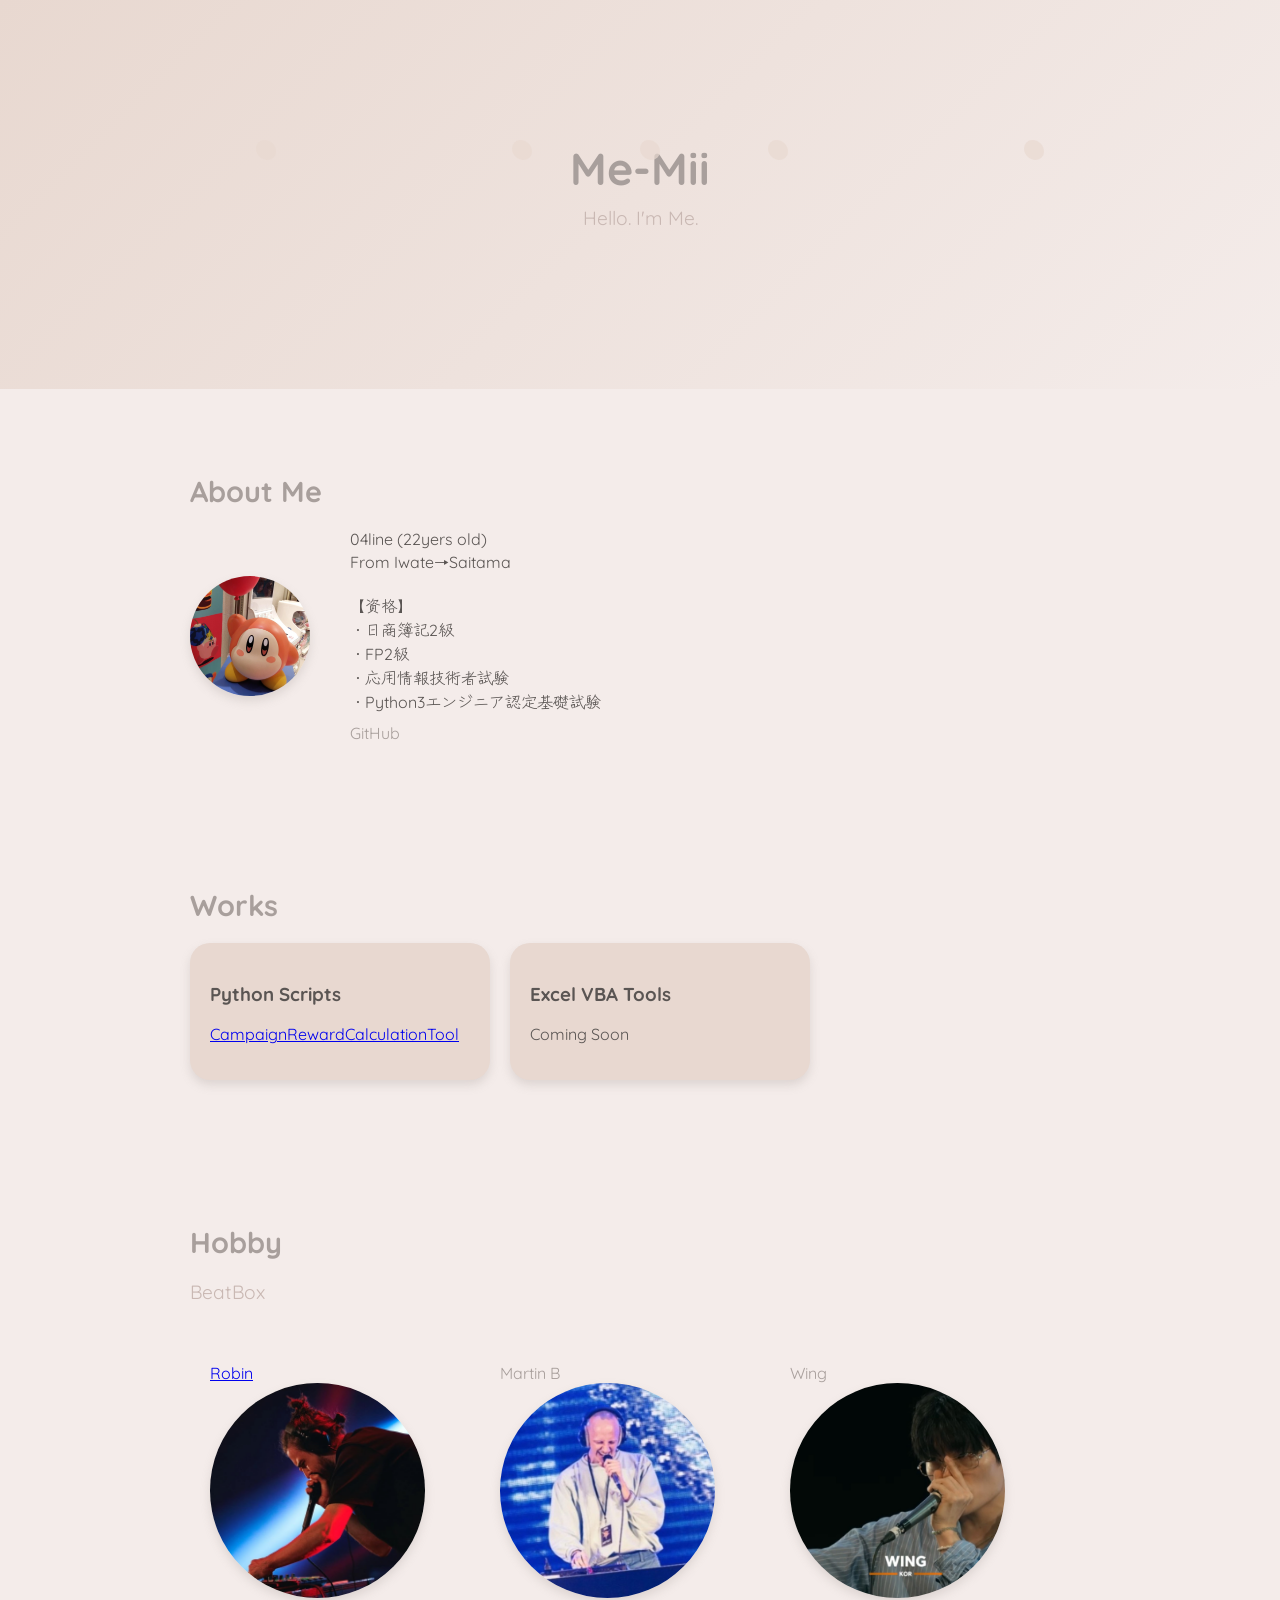
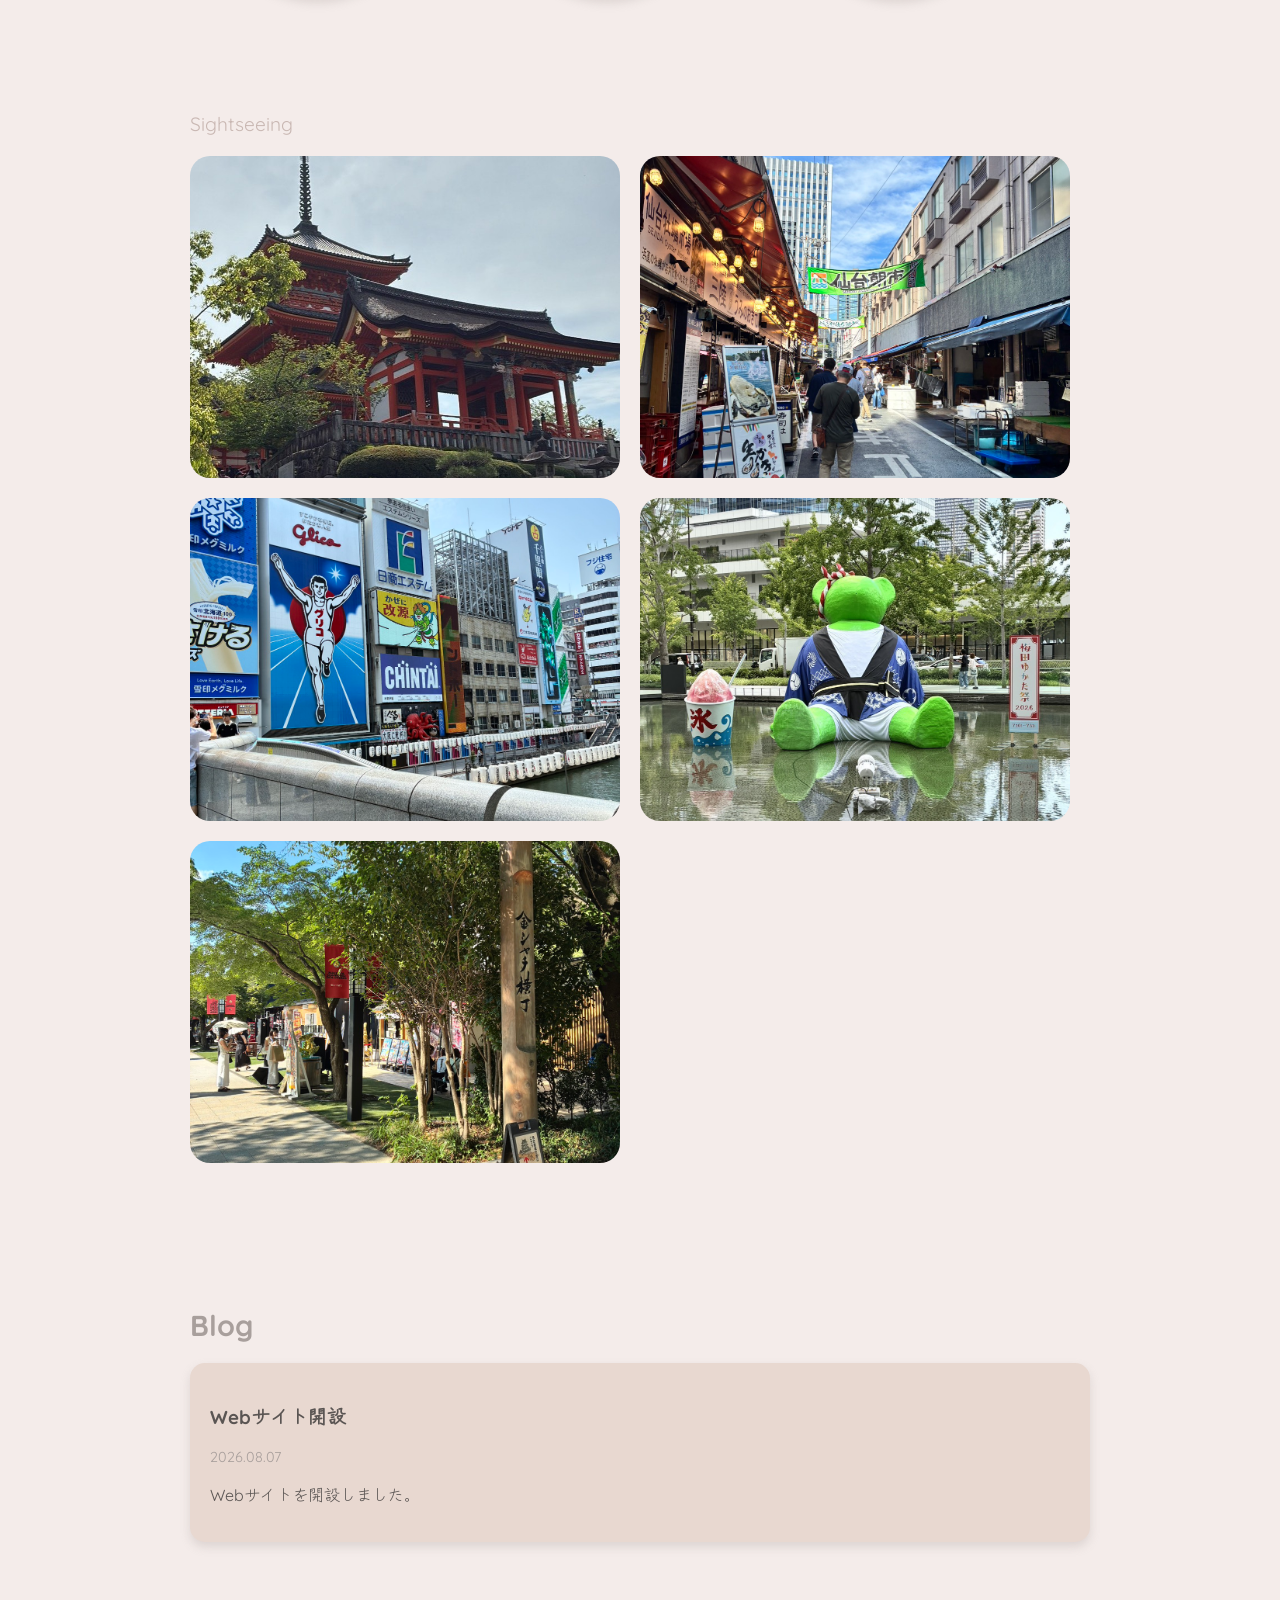
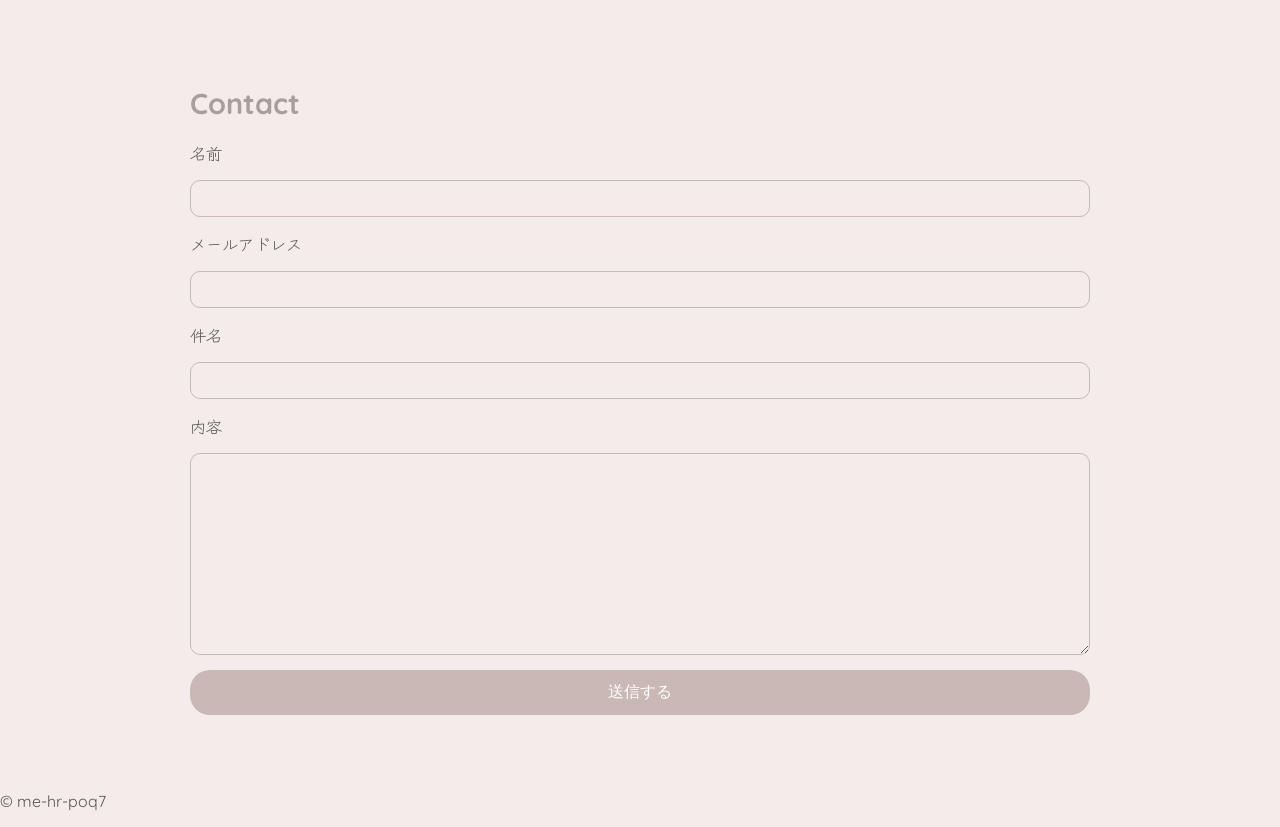
<file: index.html>
<!DOCTYPE html>
<html lang="ja">
<head>
  <meta charset="UTF-8">
  <title>Mi-'s Portfolio</title>
  <link rel="stylesheet" href="style.css">
  <link href="https://fonts.googleapis.com/css2?family=Zen+Kurenaido&family=Quicksand:wght@400;600&display=swap" rel="stylesheet">
</head>
<body>

  <!-- Hero -->
  <header class="hero fadein">
    <div class="petals">
      <span></span><span></span><span></span><span></span><span></span>
    </div>
    <h1 class="title">Me-Mii</h1>
    <p class="subtitle">Hello. I'm Me.</p>
  </header>

  <!-- About -->
  <section class="section fadein" id="about">
    <h2>About Me</h2>
    <div class="about-box">
      <img src="pic\S__27820034.jpg" alt="プロフィール写真" class="profile-img">
      <div>
        <p>04line (<span id="age"></span>yers old)
        <p>From Iwate→Saitama</p>
        </p>
        <br>
        <p>【資格】
        <p>・日商簿記2級
        <p>・FP2級
        <p>・応用情報技術者試験
        <p>・Python3エンジニア認定基礎試験</p>
        </p>
        </p>
        </p>
        </p>
        <div class="sns-links">
          <a href="https://github.com/me-hr-poq7" class="sns">GitHub</a>
        </div>
      </div>
    </div>
  </section>

  <!-- Works -->
  <section class="section fadein" id="works">
    <h2>Works</h2>
    <div class="card-container">
      <div class="card">
        <h3>Python Scripts</h3>
        <p><a href="https://github.com/me-hr-poq7/CampaignRewardCalculationTool">CampaignRewardCalculationTool</a></p>
      </div>
      <div class="card">
        <h3>Excel VBA Tools</h3>
        <p>Coming Soon</p>
      </div>
    </div>
  </section>

  <!-- Hobby -->
  <section class="section fadein" id="hobby">
    <h2>Hobby</h2>
    <p class="subtitle">BeatBox</p>
        <br>
    <div class="hobby-container">
      <div class="hobby">
    <a href="https://youtu.be/pXUlzDAyNsQ?si=8jT0Xvsvn13HH18I">
      Robin<img src="pic\B39D0E87-E0CC-4C85-881C-24791569C8BC.jpg" alt="Robin" class="hobby-img">
    </a>
      </div>
      <div class="hobby">
    <a href="https://youtu.be/1vxnMq33gdA?si=ijILZxEPyu3_c6co" class="sns">
      Martin B<img src="pic\4794C89A-89B9-4A85-8101-5B837BDABF90.jpg" alt="Martin Benati" class="hobby-img">
    </a>
      </div>
      <div class="hobby">
    <a href="https://youtu.be/VHA31Xnrfqo?si=S9uHzcqkWxwq-chl" class="sns">
      Wing<img src="pic\S__27828226.jpg" alt="Wing" class="hobby-img">
    </a>
      </div>
    </div>
        <br>
        <br>
        <br>
        <br>
    <p class="subtitle">Sightseeing</p>
    <div class="sight-container">
      <div class="sight">
      <img src="pic\S__27877382_0.jpg" alt="写真" class="sight-img">
      </div>
      <div class="sight">
      <img src="pic\S__27877383_0.jpg" alt="写真" class="sight-img">
      </div>
      <div class="sight">
      <img src="pic\S__27877384_0.jpg" alt="写真" class="sight-img">
      </div>
      <div class="sight">
      <img src="pic\S__27877385_0.jpg" alt="写真" class="sight-img">
      </div>
      <div class="sight">
      <img src="pic\S__27877386_0.jpg" alt="写真" class="sight-img">
      </div>
    </div>

</section>

  <!-- Blog -->
  <section class="section fadein" id="blog">
    <h2>Blog</h2>
    <div class="blog-list">
      <div class="blog-card">
        <h3>Webサイト開設</h3>
        <p class="date">2026.08.07</p>
        <p>Webサイトを開設しました。</p>
      </div>
    </div>
  </section>

  <!-- Contact -->
  <section class="section fadein" id="contact">
    <h2>Contact</h2>
    <form class="contact-form" action="https://formspree.io/f/mvkpodgn" method="POST">
      <label>名前</label>
      <input type="text" name="name" required>

      <label>メールアドレス</label>
      <input type="email" name="email" required>

      <label>件名</label>
      <input type="text" name="_subject" required>

      <label>内容</label>
      <textarea name="message" required></textarea>

      <button type="submit">送信する</button>

    </form>
    <div id="contact-success" class="contact-success">
      送信しました。
    </div>

    <div id="contact-error" class="contact-error">
      送信に失敗しました。しばらくしてから再度お試しください。
    </div>

  </section>

  <footer>
    <p>© me-hr-poq7</p>
  </footer>

  <script src="app.js"></script>
</body>
</html>
</file>
<file: style.css>
body {
  margin: 0;
  font-family: 'Quicksand', 'Zen Kurenaido', sans-serif;
  background: #F4ECEA;
  color: #5A5553;
}

/* Hero */
.hero {
  text-align: center;
  padding: 140px 20px;
  background: linear-gradient(135deg, #E8D8D0, #F4ECEA);
  position: relative;
  overflow: hidden;
}

/* 花びらアニメーション */
.petals span {
  position: absolute;
  width: 20px;
  height: 20px;
  background: #E8D8D0;
  border-radius: 50% 70% 50% 70%;
  animation: fall 6s linear infinite;
  opacity: 0.7;
}

.petals span:nth-child(1) { left: 20%; animation-delay: 0s; }
.petals span:nth-child(2) { left: 40%; animation-delay: 1s; }
.petals span:nth-child(3) { left: 60%; animation-delay: 2s; }
.petals span:nth-child(4) { left: 80%; animation-delay: 3s; }
.petals span:nth-child(5) { left: 50%; animation-delay: 4s; }

@keyframes fall {
  0% { top: -20px; transform: rotate(0deg); }
  100% { top: 200px; transform: rotate(360deg); }
}

.title {
  font-size: 2.8rem;
  margin: 0;
  color: #A89F9C;
}

.subtitle {
  font-size: 1.2rem;
  margin-top: 10px;
  color: #C9B8B3;
}

/* Section */
.section {
  padding: 60px 20px;
  max-width: 900px;
  margin: auto;
}

h2 {
  color: #A89F9C;
  font-size: 1.8rem;
  margin-bottom: 20px;
}

.about-box p {
  margin: 0px 0;
}

/* About */
.about-box {
  display: flex;
  gap: 40px;
  align-items: center;
}

.profile-img {
  width: 120px;
  height: 120px;
  border-radius: 50%;
  object-fit: cover;
  box-shadow: 0 5px 10px rgba(169, 159, 156, 0.3);
}

.hobby-img {
  width: 215px;
  height: 215px;
  border-radius: 50%;
  object-fit: cover;
  box-shadow: 0 5px 10px rgba(169, 159, 156, 0.3);
  justify-content: center;
}

.sns-links {
  margin-top: 10px;
}

.sns {
  margin-right: 10px;
  color: #A89F9C;
  text-decoration: none;
}

/* Works */
.card-container {
  display: flex;
  gap: 20px;
  flex-wrap: wrap;
}

.card {
  background: #E8D8D0;
  padding: 20px;
  border-radius: 20px;
  width: 260px;
  text-align: left;
  box-shadow: 0 5px 10px rgba(169, 159, 156, 0.3);
  transition: transform 0.3s ease;
}

.card:hover {
  transform: translateY(-5px);
}

/* Hobby */
.hobby-container {
  display: flex;
  gap: 20px;
  flex-wrap: wrap;
}

.hobby {
  padding: 20px;
  border-radius: 20px;
  width: 230px;
  text-align: left;
  transition: transform 0.3s ease;
}

.hobby:hover {
  transform: translateY(-5px);
}

.sight-container {
  display: flex;
  gap: 20px;
  flex-wrap: wrap;
}

.sight-img {
  width: 100%;
  aspect-ratio: 4 / 3;
  object-fit: cover;
  border-radius: 20px;
  display: block;
}

.sight {
  width: calc(50% - 20px);
}


/* Blog */
.blog-list {
  display: flex;
  flex-direction: column;
  gap: 20px;
}

.blog-card {
  background: #E8D8D0;
  padding: 20px;
  border-radius: 15px;
  box-shadow: 0 5px 10px rgba(169, 159, 156, 0.3);
}

.blog-card .date {
  font-size: 0.9rem;
  color: #A89F9C;
}

/* Contact */
.contact-form {
  display: flex;
  flex-direction: column;
  gap: 15px;
}

input, textarea {
  padding: 10px;
  border-radius: 10px;
  border: 1px solid #C9B8B3;
  background: #F4ECEA;
}

textarea {
  height: 180px;
}

button {
  padding: 12px;
  border: none;
  border-radius: 20px;
  background: #C9B8B3;
  color: white;
  font-size: 1rem;
  cursor: pointer;
}

button:hover {
  background: #A89F9C;
}

button:disabled {
  background: #d8d2d0;
  cursor: not-allowed;
  opacity: 0.8;
}

.contact-success,
.contact-error {
  display: none;              /* 最初は非表示 */
  background: #F4ECEA;        /* くすみピンク系 */
  border: 1px solid #C9B8B3;
  padding: 15px 20px;
  border-radius: 12px;
  margin-top: 15px;
  color: #8A6E63;
  font-size: 16px;
  text-align: center;
  animation: fadeIn 0.6s ease forwards;
}

/* ふわっと出るアニメーション */
@keyframes fadeIn {
  from {
    opacity: 0;
    transform: translateY(10px);
  }
  to {
    opacity: 1;
    transform: translateY(0);
  }
}


/* Animation */
.fadein {
  opacity: 0;
  transform: translateY(20px);
  transition: all 0.8s ease;
}

.fadein.visible {
  opacity: 1;
  transform: translateY(0);
}
</file>
